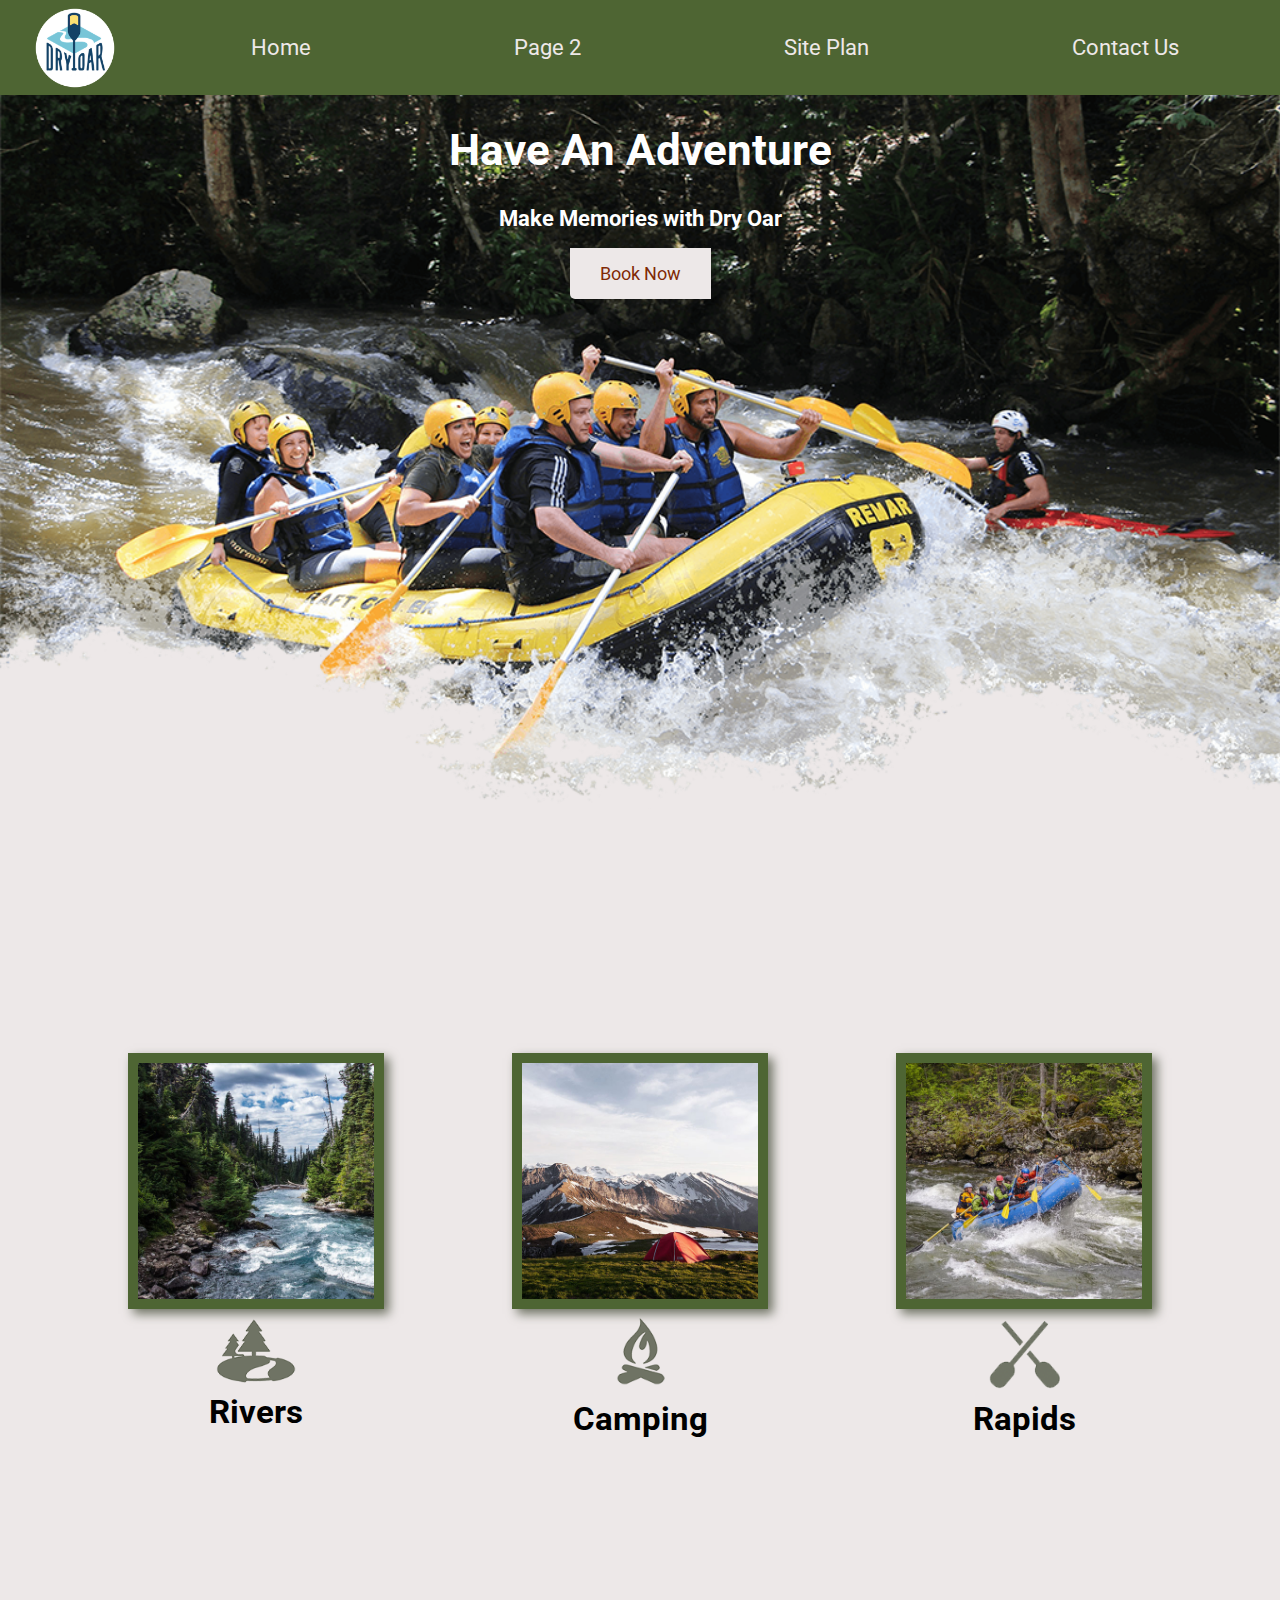
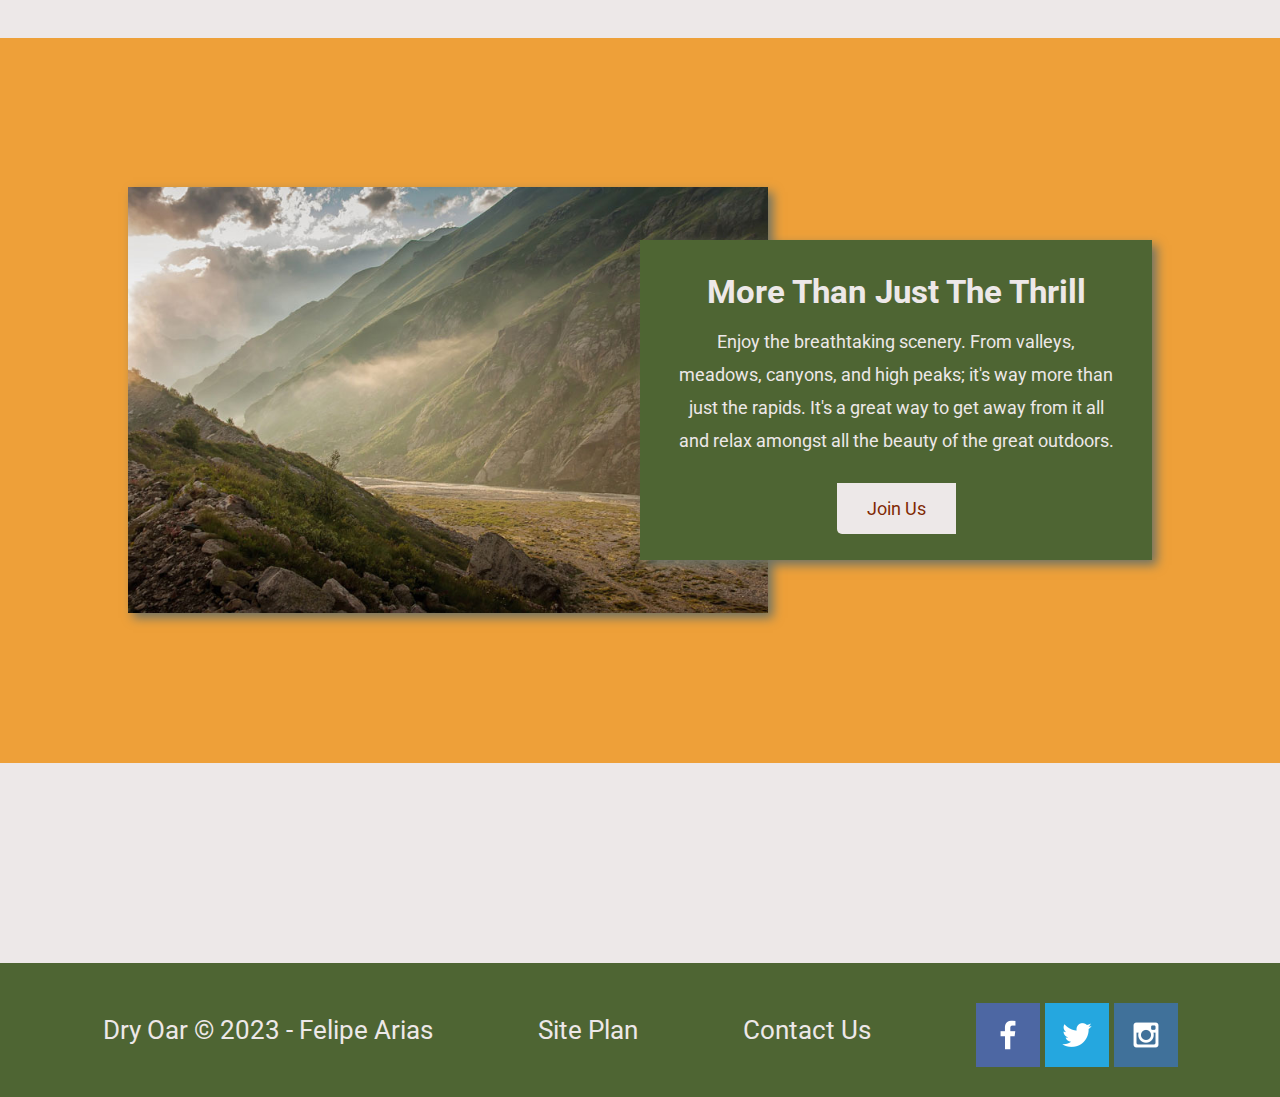
<file: wwr/index.html>
<!DOCTYPE html>
<html lang="en">
<head>
    <meta charset="UTF-8">
    <meta http-equiv="X-UA-Compatible" content="IE=edge">
    <meta name="viewport" content="width=device-width, initial-scale=1.0">
    <link rel="stylesheet" href="styles/style.css">
    <title>Whitewater Rafting Vacations | Dry Oar Boating | Home</title>
</head>
<body>
<div id="content">
    <header>
        <a id="logo_link" href="index.html">
            <img class="logo" src="images/logo.png" alt="Dry Oar Logo">
        </a>
        <nav>
            <a href="index.html">Home</a>
            <a href="#">Page 2</a>
            <a href="site-plan-rafting.html">Site Plan</a>
            <a href="contactus.html">Contact Us</a>
        </nav>
    </header>
    <div id="hero">
        <div id="hero-box">
            <img id="hero-img" src="images/hero.png" alt="People enjoying white water rafting">
        </div>
        <section id="hero-msg">
            <h1 class="home-title">Have An Adventure</h1>
            <h4>Make Memories with Dry Oar </h4>
            <div class="button-box">
                <a class="book" href="contactus.html">Book Now</a>
            </div>
        </section>
    </div>
<main class="home-grid">
    <section class="rivers-card">
        <img class="card-img" src="images/rivers.jpg" alt="river in forest">
        <img class="icon" src="images/river_icon.png" alt="river icon">
        <h2>Rivers</h2>
    </section>
    <section class="camping-card">
        <img class="card-img" src="images/camping.jpg" alt="tent in mountains">
        <img class="icon" src="images/fire_icon.png" alt="fire icon">
        <h2>Camping</h2>
    </section>
    <section class="rapids-card">
        <img class="card-img" src="images/rapids.jpg" alt="rafting boat">
        <img class="icon" src="images/oars.png" alt="oars icon">
        <h2>Rapids</h2>
    </section>
    <div id="background"></div>
    <img class="mountains" src="images/mountains.jpg" alt="Misty mountains">
    <section class="msg">
        <h2>More Than Just The Thrill</h2>
        <p>Enjoy the breathtaking scenery. From valleys, meadows, canyons, and high peaks; it's way more than just the rapids. It's a great way to get away from it all and relax amongst all the beauty of the great outdoors. </p>
        <a class='join' href="rivers.html">Join Us</a>
    </section>
</main>
    <footer>
        <p>Dry Oar &copy; 2023 - Felipe Arias</p>
        <p><a href="site-plan-rafting.html">Site Plan</a></p>
        <p><a href="contactus.html">Contact Us</a></p>
        <div class="social">
            <a href="https://facebook.com" target="_blank">
                <img src="images/facebook.png" alt="fb icon">
            </a>
            <a href="https://twitter.com" target="_blank">
                <img src="images/twitter.png" alt="twitter icon">
            </a>
            <a href="https://instagram.com" target="_blank">
                <img src="images/instagram.png" alt="instagram icon">
            </a>
        </div>
    </footer>
</div>         
</body>
</html>
</file>
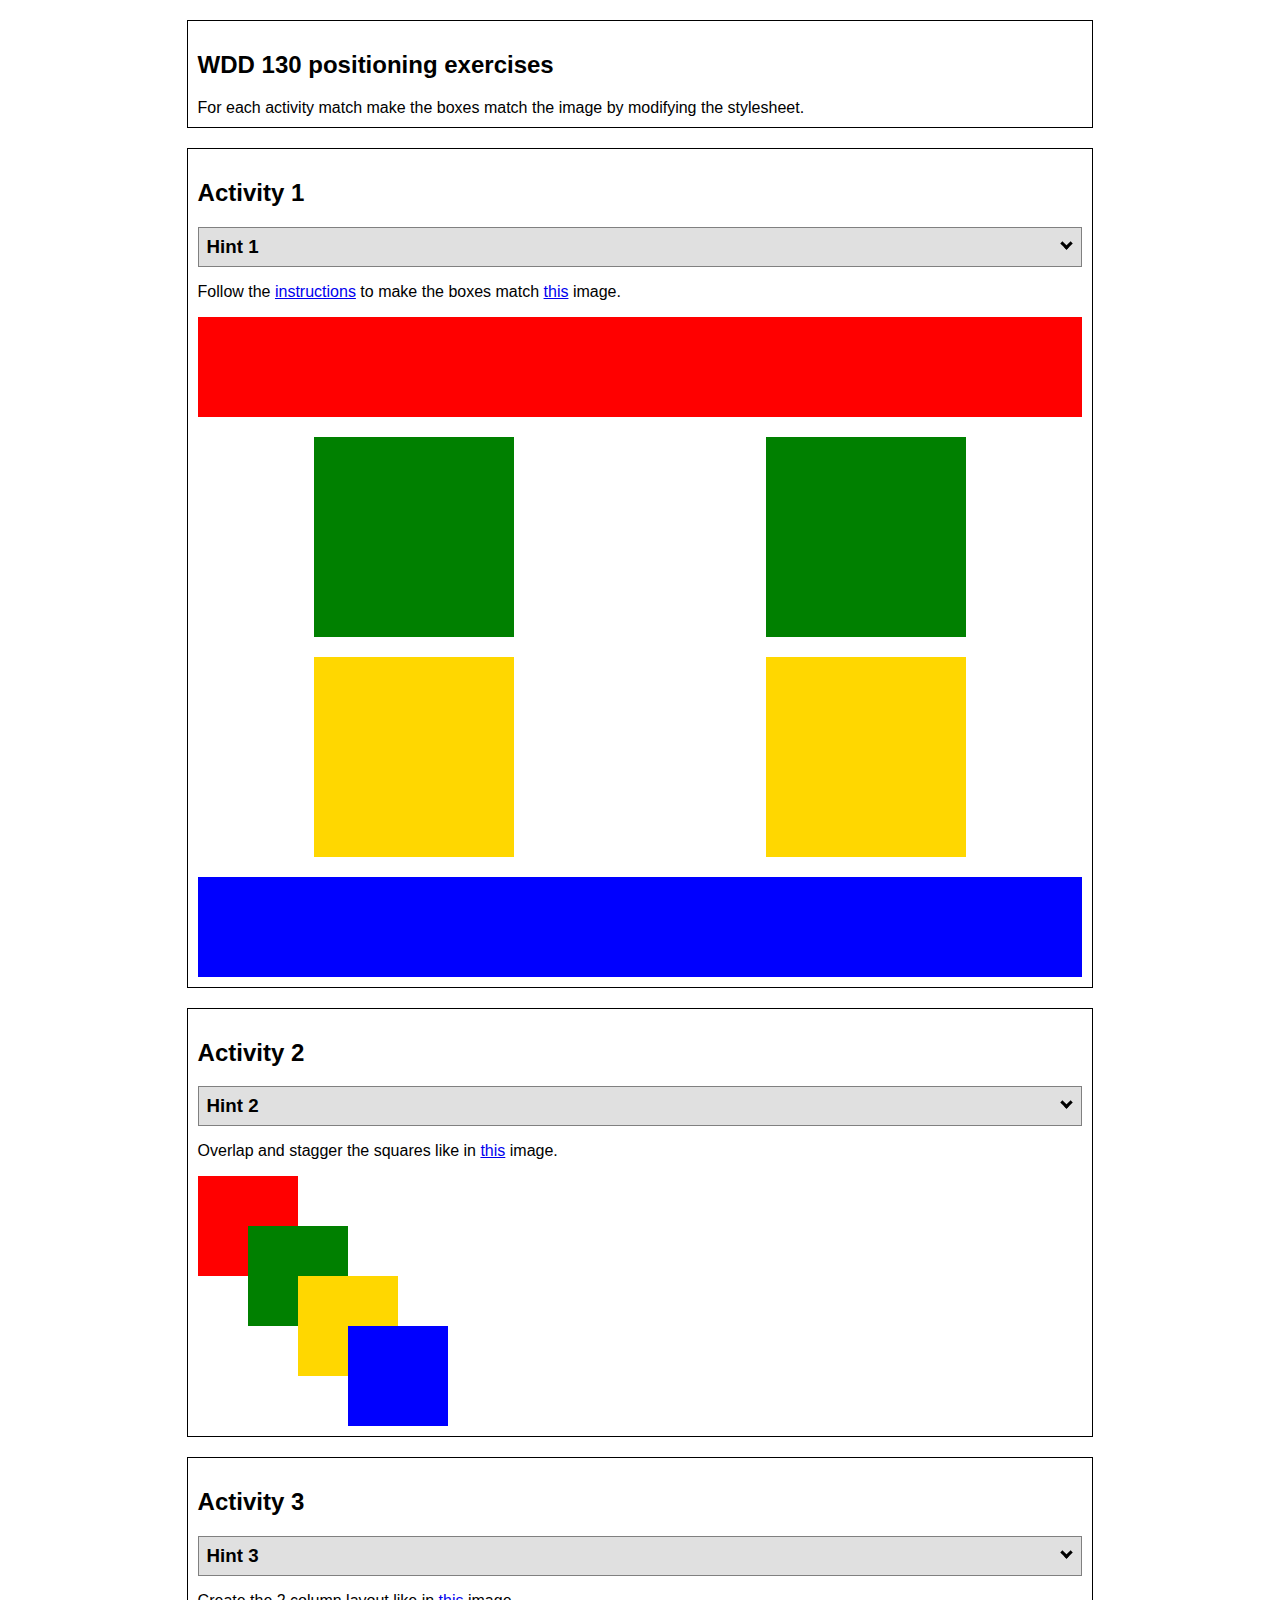
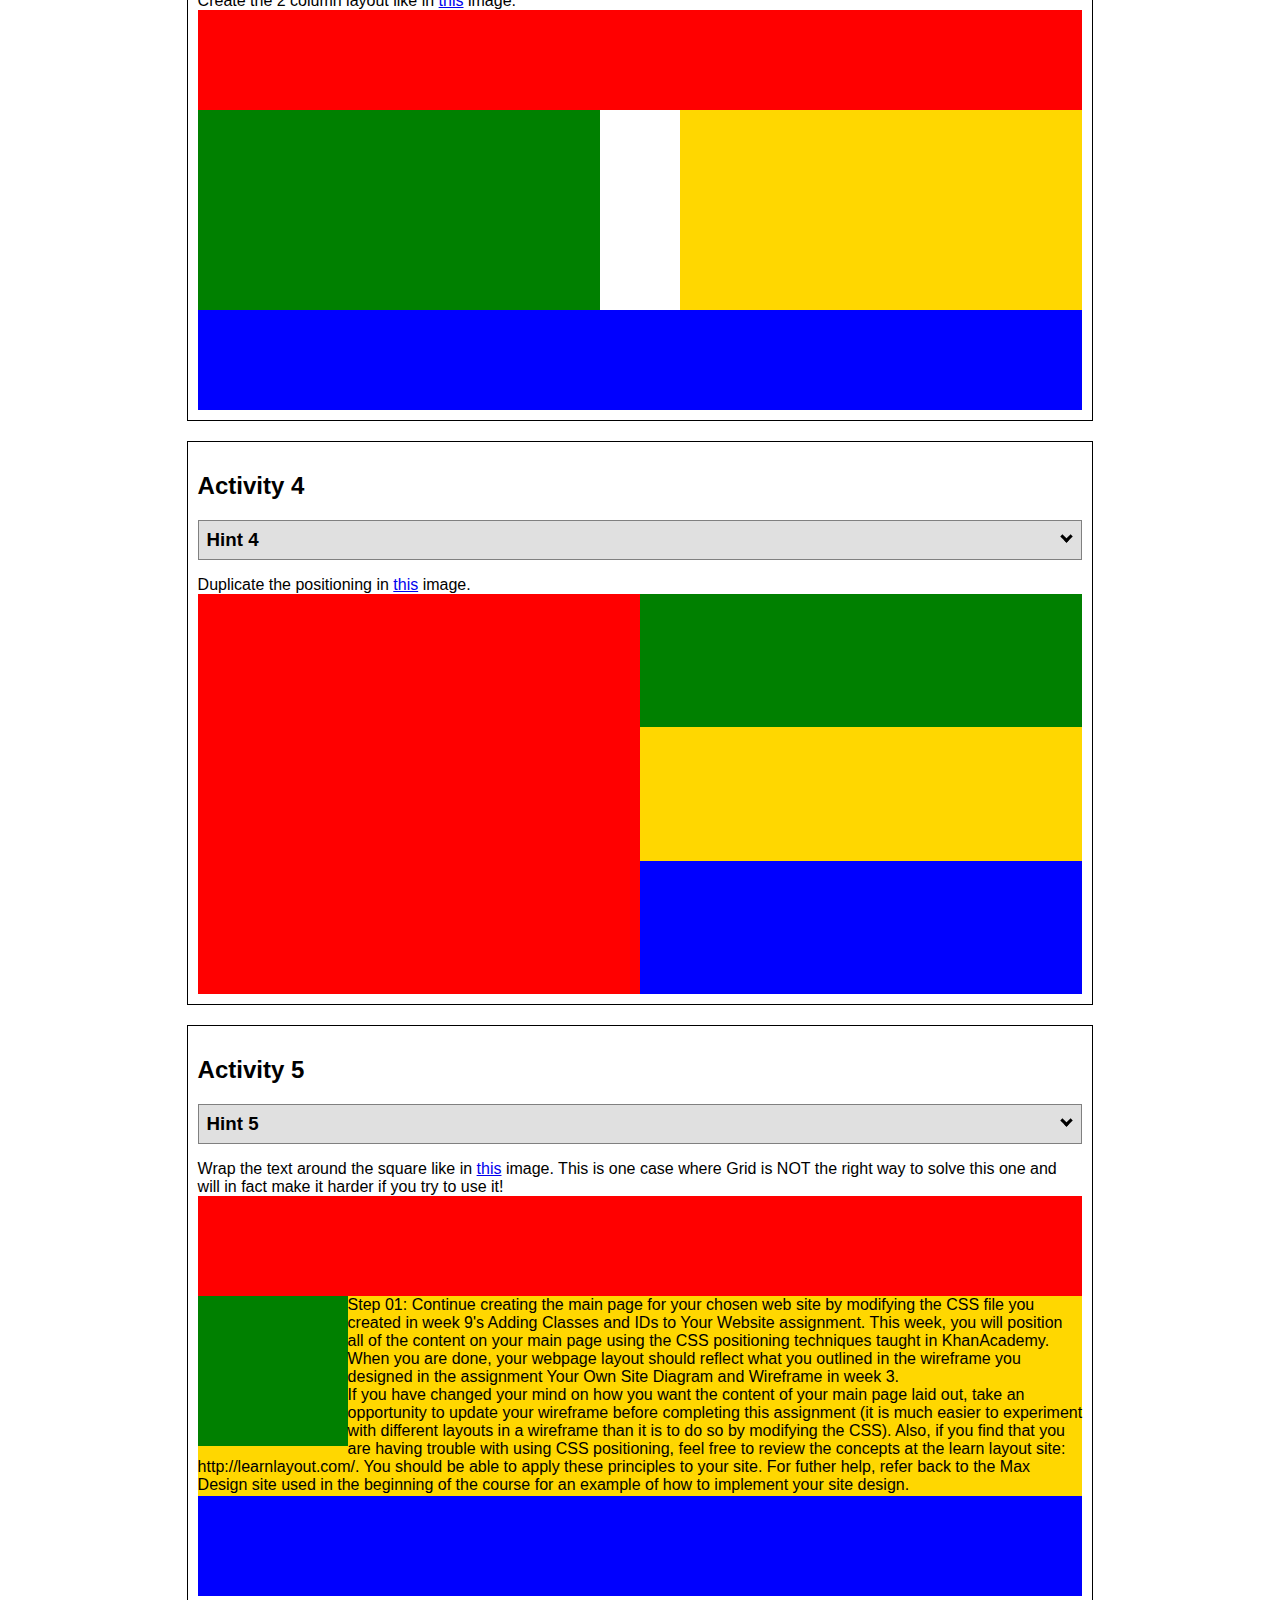
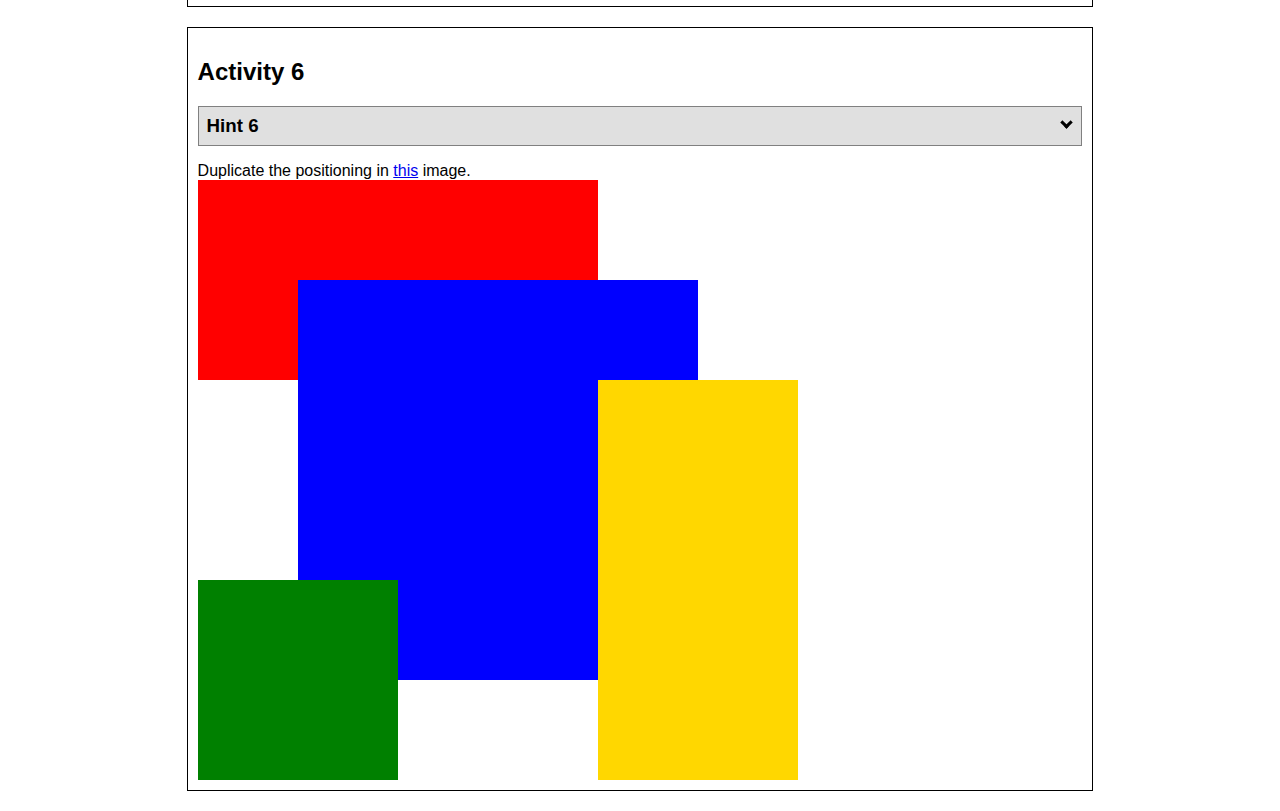
<file: positioning.html>
<!DOCTYPE html>
<html lang="en">
  <head>
    <!-- HTML - Name: positioning.html -->
    <title>Positioning Activity</title>
    <link rel="stylesheet" type="text/css" href="positionstyles.css" />
  </head>
  <body>
    <div class="activity">
      <h2>WDD 130 positioning exercises</h2>
      For each activity match make the boxes match the image by modifying the stylesheet.</div>
    <div class="activity">
      <h2>Activity 1</h2>
      <section class="hint"><input type="checkbox" ><i></i> <h3>Hint 1</h3><div><p>Check out the <a href="https://byui-wdd.github.io/wdd130/activities/w06-css-positioning.html" target="_blank">activity instructions</a> in Ilearn!</p></div></section>
      <p>Follow the <a href="https://byui-wdd.github.io/wdd130/activities/w06-css-positioning.html" target="_blank">instructions</a> to make the boxes match  <a href="https://byui-wdd.github.io/wdd130/images/example1.png" target="_blank">this</a> image.</p>
      <div class="content1" >
        <div class="red1" ></div>
        <div class="green1" ></div>
        <div class="green1" ></div>
        <div class="yellow1"></div>
        <div class="yellow1"></div>
        <div class="blue1"></div>
      </div>
    </div>
    <div class="activity">
      <h2>Activity 2</h2>
      <section class="hint"><input type="checkbox" > <h3>Hint 2</h3><i></i><div>
      <ul>
      <li>grid-template-columns: 50px 50px 50px 50px 50px </li></ul></div></section>
      <p>Overlap and stagger the squares like in <a href="https://byui-wdd.github.io/wdd130/images/example2.png" target="_blank">this</a> image.</p>
      <div class="content2" >
        <div class="red2" ></div>
        <div class="green2" ></div>
        <div class="yellow2"></div>
        <div class="blue2"></div>
      </div>
    </div>
    <div class="activity">
      <h2>Activity 3</h2>
      <section class="hint"><input type="checkbox" > <h3>Hint 3</h3><i></i><div><p>This one is going to be best solved with CSS Grid. Remember to make the boxes the right width first...then start moving them around. </p><h4>Properties used:</h4><ul><li>display:grid;</li><li>grid-template-columns:</li><li>grid-column-gap:</li>
        <li>grid-column:</li>  </ul></div></section>
      Create the 2 column layout like in <a href="https://byui-wdd.github.io/wdd130/images/example3.png" target="_blank">this</a>  image.
      <div class="content3" >
        <div class="red3" ></div>
        <div class="green3" ></div>
        <div class="yellow3"></div>
        <div class="blue3"></div>
      </div>
    </div>
    <div class="activity">
      <h2>Activity 4</h2>
      <section class="hint"><input type="checkbox" > <h3>Hint 4</h3><i></i><div><p>For the others we have been primarily concerned with width. For this one you will need to adjust height as well. </p><h4>Properties used:</h4><ul><li>display:grid;</li><li>grid-template-columns:</li><li>grid-row:</li></ul></div></section>
      Duplicate the positioning in <a href="https://byui-wdd.github.io/wdd130/images/example4.png" target="_blank">this</a> image. 
      <div class="content4" >
        <div class="red4" ></div>
        <div class="green4" ></div>
        <div class="yellow4"></div>
        <div class="blue4"></div>
      </div>
    </div>

    <div class="activity">
      <h2>Activity 5</h2>
      <section class="hint"><input type="checkbox" > <h3>Hint 5</h3><i></i><div><p>Grid is <strong>not</strong> the right way to do this.  In fact there is only one way to really do that...and that is with float. Remember that we float the thing we want the text to wrap around.  Also remember to start by making all the shapes the right size and shape.</p><h4>Properties used:</h4><ul><li>float: left;</li></ul></div></section>
      Wrap the text around the square like in <a href="https://byui-wdd.github.io/wdd130/images/example5.png" target="_blank">this</a> image. This is one case where Grid is NOT the right way to solve this one and will in fact make it harder if you try to use it!
      <div class="content5" >
        <div class="red5" ></div>
        <div class="green5" ></div>
        <div class="yellow5">Step 01: Continue creating the main page for your chosen web site by modifying the CSS file you created in week 9's Adding Classes and IDs to Your Website assignment. This week, you will position all of the content on your main page using the CSS positioning techniques taught in KhanAcademy. When you are done, your webpage layout should reflect what you outlined in the wireframe you designed in the assignment Your Own Site Diagram and Wireframe in week 3. <br />
          If you have changed your mind on how you want the content of your main page laid out, take an opportunity to update your wireframe before completing this assignment (it is much easier to experiment with different layouts in a wireframe than it is to do so by modifying the CSS). Also, if you find that you are having trouble with using CSS positioning, feel free to review the concepts at the learn layout site: http://learnlayout.com/. You should be able to apply these principles to your site. For futher help, refer back to the Max Design site used in the beginning of the course for an example of how to implement your site design.</div>
        <div class="blue5"></div>
      </div>
    </div>
    <div class="activity">
      <h2>Activity 6</h2>
      <section class="hint"><input type="checkbox" > <h3>Hint 6</h3><i></i><div><p>This one is all about visualizing the grid behind the layout. If you are having a hard time doing that first: all the sizes are even multiples of 100, and second here is another example with the lines drawn: <a href="https://byui-wdd.github.io/wdd130/images/example6-hint.png" target="_blank">example 6 with lines</a>. For this one you will find it easiest if you use px for the column width. You can also use <kbd>z-index</kbd> to control the element layering.    </p><h4>Properties used:</h4><ul><li>display:grid;</li><li>grid-template-columns:</li><li>grid-column:</li><li>grid-row:</li><li><a href="https://www.w3schools.com/cssref/pr_pos_z-index.asp" target="_blank">z-index:</a></li></ul></div></section>
      Duplicate the positioning in <a href="https://byui-wdd.github.io/wdd130/images/example6.png" target="_blank">this</a> image.
      <div class="content6" >
        <div class="red6" ></div>
        <div class="green6" ></div>
        <div class="yellow6"></div>
        <div class="blue6"></div>
      </div>
    </div>
  </body>
</html>
</file>
<file: wwr/styles/style.css>
@import url('https://fonts.googleapis.com/css2?family=Roboto&display=swap');
@import url('https://fonts.googleapis.com/css2?family=Open+Sans&family=Roboto&display=swap');


#content {
    max-width: 1600px;
    margin: 0 auto;
}
body {
    background-color: #ede8e8;
    font-family: 'Roboto', 'Open Sans', sans-serif;
    font-size: 22px;
    margin: 0;
    padding: 0;
}
.home-tile  {
    color: #d9c2a3;
    font-family: 'Roboto', 'Open Sans', sans-serif;
    font-size: 2em;
    margin-top: 10px;

}
.home-grid {
    display: grid;
    grid-template-columns: 1fr 1fr 1fr 1fr 1fr 1fr 1fr 1fr 1fr 1fr;
}
header {
    background-color: #4E6533;
    display: grid;
    grid-template-columns: 150px auto;
}
.book, .join {
    font-family: 'Roboto', 'Open Sans', sans-serif;
    font-size: 18px;
    background-color: #ede8e8;
    color: #802904;
    text-decoration: none;
    padding: 15px 30px;
    margin-top: 50px;
    border-end-start-radius: 5px
    ;

}
.book:hover, .join:hover {
    background-color: #EEA039;
    color: #802904;
}
nav {
    display: flex;
    justify-content: space-around;
}
nav a {
    font-family: 'Roboto', 'Open Sans', sans-serif;
    text-align: center;
    color: #ede8e8;
    text-decoration: none;
    padding: 35px;
}
nav a:hover {
    background-color: #ede8e8;
    color: #EEA039;
 
}
#hero {
    display: grid;
    grid-template-columns: 1fr 3fr 1fr;
    margin-top: -100px;
}
#hero-msg {
    grid-row: 1/2;
    grid-column: 2/3;
    margin-top: 100px;
}
#hero-box {
    grid-column: 1/4;
    grid-row: 1/3;
    z-index: -1;
}
#hero-msg h1 {
    text-align: center;
    font-family: 'Roboto', 'Open Sans', sans-serif;
    color: white;
}
#hero-img {
    width: 100%;
}
h4  {
    color: #802904;
    font-family: 'Roboto', 'Open Sans', sans-serif;
}
#hero-msg h4 {
    text-align: center;
    font-family: 'Roboto', 'Open Sans', sans-serif;
    color: white; 
}
.button-box {
    text-align: center;
}
main section {
    text-align: center;
    font-family: 'Roboto', 'Open Sans', sans-serif;
}
main section img {
    box-sizing: border-box;
}
#background {
    height: 725px;
    background-color: #EEA039;
    grid-column: 1/11;
    grid-row: 4/9;
}
.msg {
    background-color: #4E6533;
    line-height: 1.5em;
    padding: 35px;
    grid-column: 6/10;
    grid-row: 6/7;
    box-shadow: 5px 5px 10px #6f7364;
}
h2 {
    margin: 0;
}
.msg h2  {
    color: #ede8e8;
    font-family: 'Roboto', 'Open Sans', sans-serif;
}
.msg p {
    color: #ede8e8;
    font-size: .8em;
    padding-bottom: 15px;
}
footer {
    background-color: #4E6533;
    color: #ede8e8;
    padding: 25px 50px;
    margin-top: 200px;
    display: flex;
    justify-content: space-around;
    align-items: center;
    

}
footer p {
    font-size: 1.2em;
}
footer p a:hover{
    text-decoration: underline;
}
footer a {
    color: #ede8e8;
    text-decoration: none
}
footer a:hover {
    color: #ede8e8;
}
footer .social img {
    padding-top: 15px;
}
#logo_link {
    padding-top: 5px;
    justify-self: center;
    align-self: center;
}
.logo  {
    width: 80px;
}
.icon  {
    width: 80px;
}
.card-img {
    border: 10px solid #4E6533;
    transition: transform .5s;
    box-shadow: 5px 5px 10px #6f7364
}
.card-img, .mountains {
    width: 100%;
}
.card-img:hover {
    opacity: .6;
    transform: scale(1.1);
}
.mountains {
    width: 100%;
    grid-column: 2/7;
    grid-row: 5/8;
    box-shadow: 5px 5px 10px #6f7364;
}
.rivers-card {
    margin: 200px 0;
    grid-column: 2/4;
    grid-row: 2/3;
}
.camping-card {
    margin: 200px 0;
    grid-column: 5/7;
    grid-row: 2/3;
}
.rapids-card {
    margin: 200px 0;
    grid-column: 8/10;
    grid-row: 2/3;
}

@media screen and (max-width: 900px) {
    #hero, .home-grid {
        display: block;
        height: auto;
    }
    nav, footer {
        flex-direction: column;
    }
    nav a {
        display: block;
        padding: 15px;
    }
    #hero {
        margin-top: 0;
    }
    #hero-msg {
        margin-top: 0;
    }
    #hero-msg h4 {
        display: none;
    }
    .home-title {
        font-size: 25px;
        color: #6f7364;
    }
    .rivers-card, .camping-card, .rapids-card { 
        margin: 50px auto;
        width: 60%;
    }
    #background {
        display: none;
    }
    .mountains, .msg {
        width: 80%;
        display: block;
        margin: 0 auto;
    }
    footer {
        margin-top: 25px;
    }
}
</file>
<file: positionstyles.css>
/* CSS - Name: "positionstyles.css" */
/* Activity 1 styles */
.content1 {
  display: grid;
  grid-template-columns: 1fr 1fr;
  justify-items: center;
  gap: 20px;
  /* This is the parent of the activity 1 boxes. */

}
.red1 { 
  width: 100%; 
  height: 100px; 
  background-color: red;
  grid-column: 1/3;

} 
.green1 {
  width: 200px; 
  height: 200px; 
  background-color: green; 

} 
.yellow1 {
  width: 200px; 
  height: 200px; 
  background-color: gold; 
} 
.blue1 {
  width: 100%; 
  height: 100px; 
  background-color: blue;
  grid-column: 1/3;
} 
/* Activity 2 styles */ 
.content2 {
  display: grid;
  grid-template-columns: 50px 50px 50px 50px 50px;
  /* This is the parent of the activity 2 boxes. */
}
.red2 {
  width: 100px; 
  height: 100px; 
  background-color: red;
  z-index: 1;
  grid-row: 1/3;
  grid-column: 1;
  
} 
.green2 { 
  width: 100px; 
  height: 100px; 
  background-color: green;
  z-index: 2;
  grid-row: 2/4;
  grid-column: 2;
} 
.yellow2 {
  width: 100px; 
  height: 100px; 
  background-color: gold;
  z-index: 3;
  grid-row: 3/5;
  grid-column: 3;

} 
.blue2 {
  width: 100px; 
  height: 100px; 
  background-color: blue;
  z-index: 4;
  grid-row: 4/6;
  grid-column: 4;
} 
/* Activity 3 styles */ 
.content3 {
  display: grid;
  grid-template-columns: 1fr 1fr;
  grid-column-gap: 80px;
  /* This is the parent of the activity 3 boxes. */
}
.red3 {
  width: 100%; 
  height: 100px; 
  background-color: red;
  grid-column: 1/3;
} 
.green3 {
  width: 100%; 
  height: 200px; 
  background-color: green;
  grid-column: 1;
} 
.yellow3 {
  width: 100%; 
  height: 200px; 
  background-color: gold; 
  grid-column: 2;
} 
.blue3 {
  width: 100%;
  height: 100px; 
  background-color: blue;
  grid-column: 1/3; 
} 
/* Activity 4 styles */ 
.content4 {
  display: grid;
  grid-template-columns: 1fr 1fr;
  /* This is the parent of the activity 4 boxes. */
  height: 400px;
}
.red4 {
  width: 100%; 
  height: 400px; 
  background-color: red;
  grid-row: 1/4;
} 
.green4 {
  width: 100%; 
  height: 100%; 
  background-color: green;
  grid-row: 1/2;
} 
.yellow4 {
  width: 100%; 
  height: 100%; 
  background-color: gold;
  grid-row: 2/3;
} 
.blue4 {
  width: 100%; 
  height: 100%; 
  background-color: blue;
  grid-row: 3/4;
} 
/* Activity 5 styles */ 
.content5 {
  /* This is the parent of the activity 5 boxes. */
  height: 400px;
}
.red5 { 
  width: 100%; 
  height: 100px; 
  background-color: red;
} 
.green5 { 
  width: 150px; 
  height: 150px; 
  background-color: green;
  float: left;

} 
.yellow5 {
  width: 100%; 
  height: 200px; 
  background-color: gold;

} 
.blue5 {
  width: 100%; 
  height: 100px; 
  background-color: blue;
} 
/* Activity 6 styles */ 
.content6 {
  display: grid;
  grid-template-columns: 100px 100px 100px 100px 100px 100px;
  /* This is the parent of the activity 6 boxes. */
}
.red6 {
  width: 400px; 
  height: 200px; 
  background-color: red;
  grid-row: 1/3;
  grid-column: 1/5;
  z-index: 1;
} 
.green6 {
  width: 200px; 
  height: 200px; 
  background-color: green;
  grid-row: 5/7;
  grid-column: 1/3;
  z-index: 3;
} 
.yellow6 {
  width: 200px; 
  height: 400px; 
  background-color: gold;
  grid-row: 3/7;
  grid-column: 5/7;
  z-index: 3;
} 
.blue6 {
  width: 400px; 
  height: 400px; 
  background-color: blue;
  grid-column: 2/6;
  grid-row: 2/6;
  z-index: 2;
} 


/* Do not make any changes below here */
.activity {
  width: 70%; 
  margin: 20px auto; 
  font-family: Arial, sans-serif; 
  border: 1px solid black; 
  padding: 10px; 
  clear:both; 
  overflow: auto;
} 

.hint {
  border: 1px solid grey;
  background: #e0e0e0;
  padding: .5em;
  position: relative;
  margin: 1em 0;
}
.hint h3 {
  margin: 0;
}
.hint:hover {
  background: #d0d0d0;
}
.hint > div {
  display: none;
}

.hint input[type=checkbox] {
  position: absolute;
  width: 100%;
  height: 100%;
  opacity: 0;
  z-index: 1;
  cursor: pointer;
}

.hint input[type=checkbox]:checked ~ div {
  display: block;
}

.hint i {
  position: absolute;
  transform: translate(-6px, 0);
  margin-top: 16px;
  right: 10px;
  top: -3px;
}
.hint i:before, .hint i:after {
  content: "";
  position: absolute;
  background-color: black;
  width: 3px;
  height: 9px;
}
.hint i:before {
  transform: translate(2px, 0) rotate(45deg);
}
.hint i:after {
  transform: translate(-2px, 0) rotate(-45deg);
}

.hint input[type=checkbox]:checked ~ i:before {
  transform: translate(-2px, 0) rotate(45deg);
}
.hint input[type=checkbox]:checked ~ i:after {
  transform: translate(2px, 0) rotate(-45deg);
}
.hint a {
  position: relative;
  z-index: 1;
}
</file>
